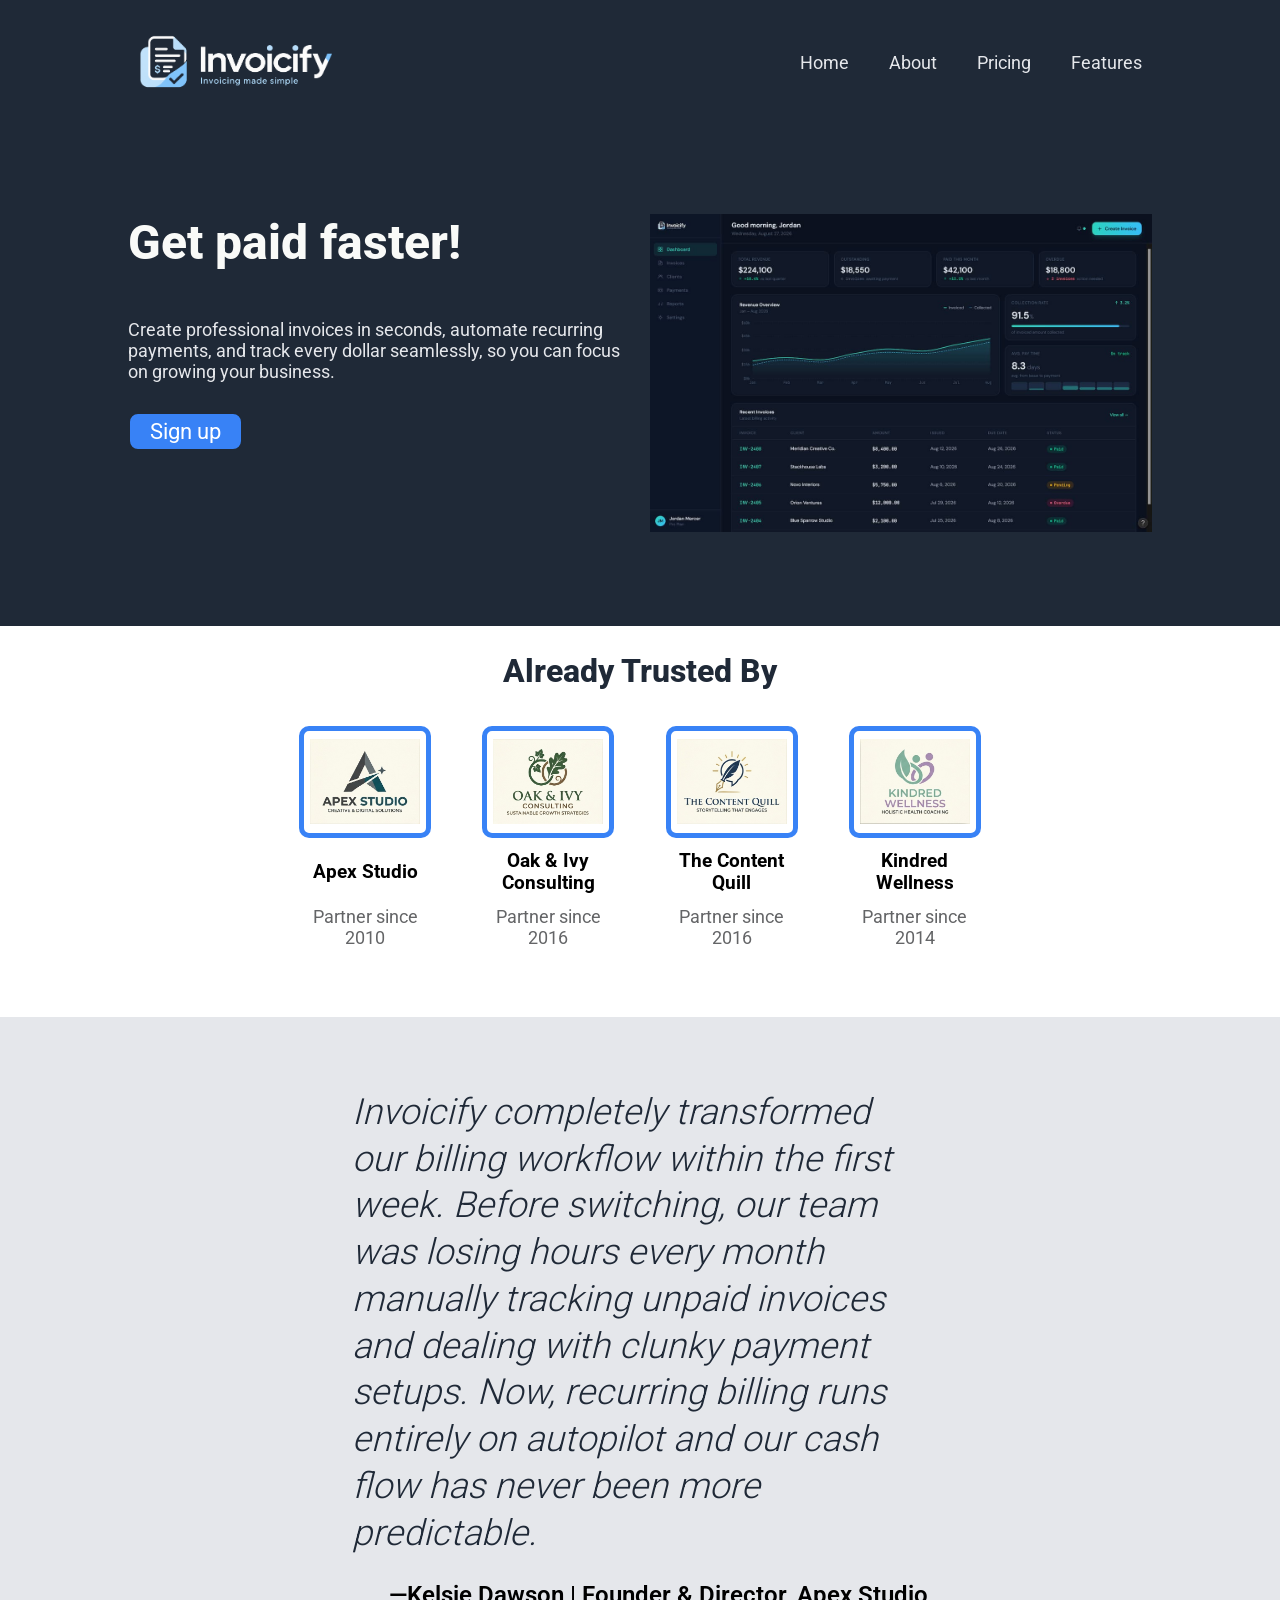
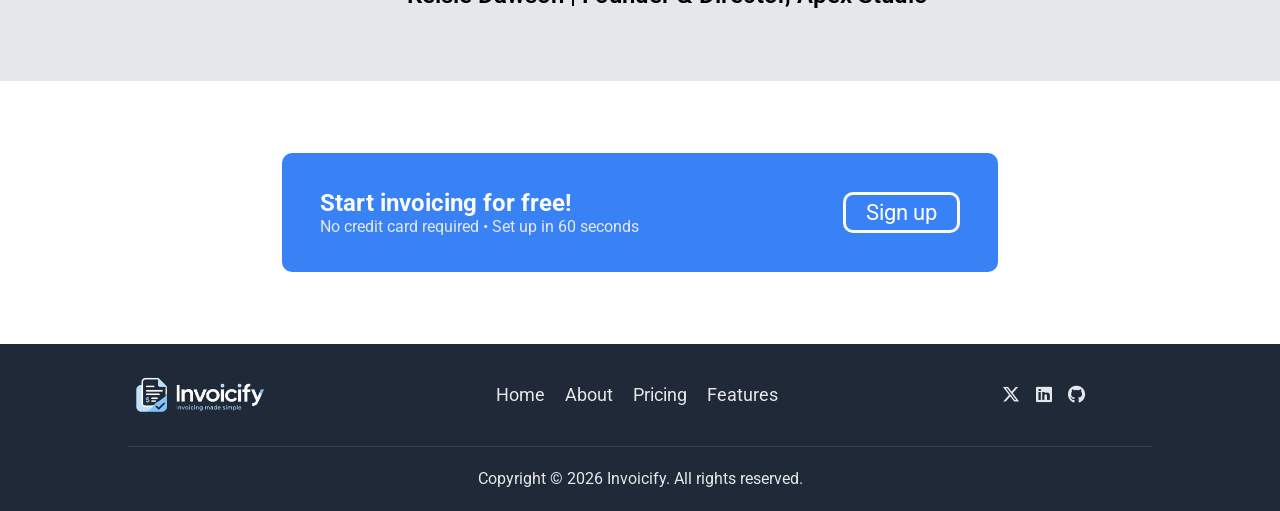
<file: index.html>
<!DOCTYPE html>
<html lang="en">

<head>
    <meta charset="UTF-8">
    <meta name="viewport" content="width=device-width, initial-scale=1.0">
    <title>Invoicify</title>
    <link rel="stylesheet" href="public/css/styles.css">
    <link rel="stylesheet" href="https://cdnjs.cloudflare.com/ajax/libs/font-awesome/6.5.2/css/all.min.css"
        crossorigin="anonymous" referrerpolicy="no-referrer">
</head>

<body>
    <header class="hero-background">
        <div class="header-container">
            <p class="logo">
                <a href="index.html">
                    <img src="public/images/logo.png" alt="Invoicify Logo" class="logo-img">
                </a>
            </p>
            <input class="side-menu" type="checkbox" id="side-menu" />
            <label class="hamb" for="side-menu">
                <i class="fa-solid fa-bars bars"></i>
                <i class="fa-solid fa-x close"></i>
            </label>
            <nav class="main-nav" aria-label="Navigation Bar">
                <ul class="menu">
                    <li><a href="index.html" class="header-link secondary-text">Home</a></li>
                    <li><a href="about.html" class="header-link secondary-text">About</a></li>
                    <li><a href="pricing.html" class="header-link secondary-text">Pricing</a></li>
                    <li><a href="features.html" class="header-link secondary-text">Features</a></li>
                </ul>
            </nav>
        </div>
    </header>
    <main>
        <section class="hero-container hero-background">
            <div class="hero">
                <section class="hero-heading">
                    <h1 class="hero-main-text">
                        Get paid faster!
                    </h1>
                    <p class="hero-secondary secondary-text">
                        Create professional invoices in seconds, automate recurring payments,
                        and track every dollar seamlessly, so you can focus on growing your business.
                    </p>
                    <button class="cta-button">
                        Sign up
                    </button>
                </section>
                <aside class="hero-image-container">
                    <picture class="hero-image">
                        <source srcset="public/images/invoicify_dashboard_desktop.jpg" media="(min-width: 1200px)">
                        <source srcset="public/images/invoicify_dashboard_tablet.jpg" media="(min-width: 500px)">
                        <img src="public/images/invoicify_dashboard_mobile.jpg" alt="Invoicify dashboard preview">
                    </picture>
                </aside>
            </div>
        </section>
        <section class="info">
            <h2 class="info-header">
                Already Trusted By
            </h2>
            <section class="info-cards">
                <div class="info-card-container">
                    <section class="info-card">
                        <div class="info-card-image">
                            <img src="public/images/company1.jpg" alt="Apex Studio logo">
                        </div>
                        <h3 class="info-card-company-name">
                            Apex Studio
                        </h3>
                        <p class="info-card-text">
                            Partner since 2010
                        </p>
                    </section>
                    <section class="info-card">
                        <div class="info-card-image">
                            <img src="public/images/company2.jpg" alt="Oak & Ivy Consulting logo">
                        </div>
                        <h3 class="info-card-company-name">
                            Oak & Ivy Consulting
                        </h3>
                        <p class="info-card-text">
                            Partner since 2016
                        </p>
                    </section>
                    <section class="info-card">
                        <div class="info-card-image">
                            <img src="public/images/company3.jpg" alt="The Content Quill logo">
                        </div>
                        <h3 class="info-card-company-name">
                            The Content Quill
                        </h3>
                        <p class="info-card-text">
                            Partner since 2016
                        </p>
                    </section>
                    <section class="info-card">
                        <div class="info-card-image">
                            <img src="public/images/company4.jpg" alt="Kindred Wellness logo">
                        </div>
                        <h3 class="info-card-company-name">
                            Kindred Wellness
                        </h3>
                        <p class="info-card-text">
                            Partner since 2014
                        </p>
                    </section>
                </div>
                </section>
            </section>
        <section class="quote">
            <div class="quote-container">
                <blockquote class="quote-text">
                    Invoicify completely transformed our billing workflow within the first week.
                    Before switching, our team was losing hours every month manually tracking unpaid 
                    invoices and dealing with clunky payment setups. 
                    Now, recurring billing runs entirely on autopilot
                    and our cash flow has never been more predictable.
                </blockquote>
                <p class="quote-author">
                    —Kelsie Dawson | Founder & Director, Apex Studio
                </p>
            </div>
        </section>
        <section class="cta">
            <section class="cta-field">
                <div class="cta-text">
                    <h2 class="cta-header">
                        Start invoicing for free!
                    </h2>
                    <p class="cta-secondary">
                        No credit card required • Set up in 60 seconds
                    </p>
                </div>
                <button class="cta-button cta-button-border">
                    Sign up
                </button>
            </section>
        </section>
    </main>
    <footer class="site-footer">
        <div class="footer-container">
            <div class="footer-top">
                <a href="index.html" class="footer-brand-link">
                    <img src="public/images/logo.png" alt="Invoicify Logo" class="footer-logo">
                </a>

                <nav class="footer-links" aria-label="Footer Navigation">
                    <a href="index.html" class="footer-link">Home</a>
                    <a href="about.html" class="footer-link">About</a>
                    <a href="pricing.html" class="footer-link">Pricing</a>
                    <a href="features.html" class="footer-link">Features</a>
                </nav>

                <div class="footer-socials">
                    <a href="#" aria-label="Twitter"><i class="fa-brands fa-x-twitter"></i></a>
                    <a href="#" aria-label="LinkedIn"><i class="fa-brands fa-linkedin"></i></a>
                    <a href="#" aria-label="GitHub"><i class="fa-brands fa-github"></i></a>
                </div>
            </div>

            <section class="copyright">
                <p class="copyright-text">
                    Copyright &copy; 2026 Invoicify. All rights reserved.
                </p>
            </section>
        </div>
    </footer>
</body>

</html>
</file>
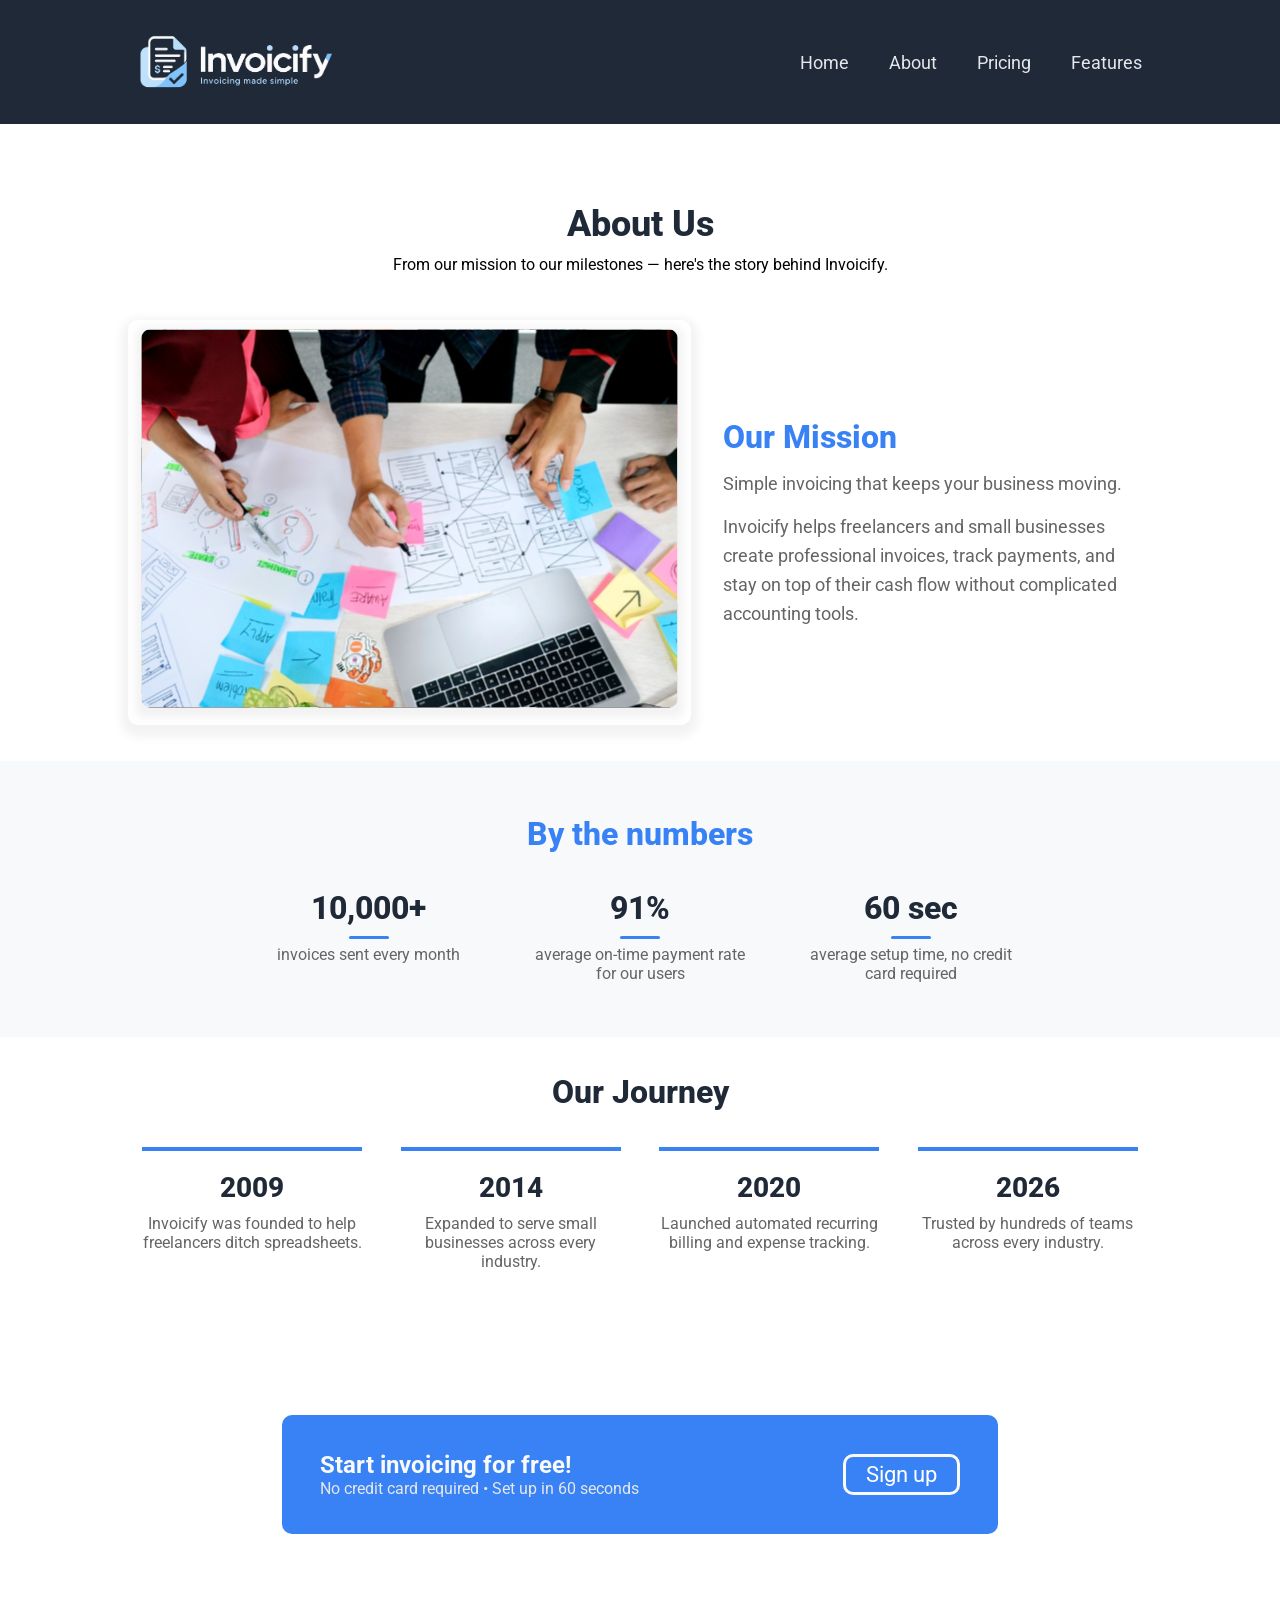
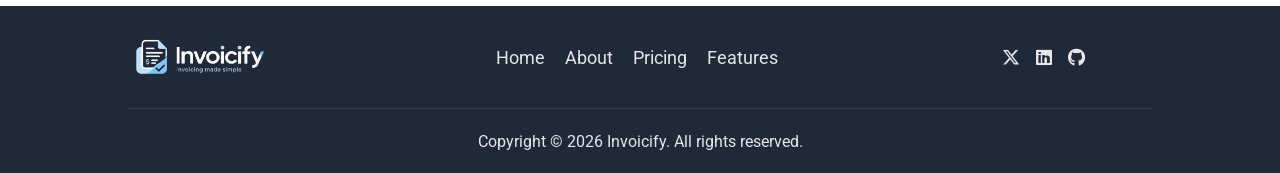
<file: about.html>
<!DOCTYPE html>
<html lang="en">

<head>
    <meta charset="UTF-8">
    <meta name="viewport" content="width=device-width, initial-scale=1.0">
    <title>About | Invoicify</title>
    <link rel="stylesheet" href="public/css/styles.css">
    <link rel="stylesheet" href="https://cdnjs.cloudflare.com/ajax/libs/font-awesome/6.5.2/css/all.min.css"
        crossorigin="anonymous" referrerpolicy="no-referrer">
</head>

<body>
    <header class="hero-background">
        <div class="header-container">
            <p class="logo">
                <a href="index.html">
                    <img src="public/images/logo.png" alt="Invoicify Logo" class="logo-img">
                </a>
            </p>
            <input class="side-menu" type="checkbox" id="side-menu" />
            <label class="hamb" for="side-menu">
                <i class="fa-solid fa-bars bars"></i>
                <i class="fa-solid fa-x close"></i>
            </label>
            <nav class="main-nav" aria-label="Navigation Bar">
                <ul class="menu">
                    <li><a href="index.html" class="header-link secondary-text">Home</a></li>
                    <li><a href="about.html" class="header-link secondary-text">About</a></li>
                    <li><a href="pricing.html" class="header-link secondary-text">Pricing</a></li>
                    <li><a href="features.html" class="header-link secondary-text">Features</a></li>
                </ul>
            </nav>
        </div>
    </header>

    <main>
        <header class="page-header-container">
            <h1 id="page-heading" class="page-header">About Us</h1>
            <p class="page-subheader secondary-dark-text">
                 From our mission to our milestones — here's the story behind Invoicify.
            </p>
        </header>

        <section class="about-content">
            <img class="about-img" src="public/images/about-illustration.svg"
                alt="Illustration representing invoice management">
            <div class="about-text">
                <h2 class="heading-text">
                    Our Mission
                </h2>
                <p class="subheading-text">
                    Simple invoicing that keeps your business moving.
                </p>
                <p class="description">
                    Invoicify helps freelancers and small businesses create professional
                    invoices, track payments, and stay on top of their cash flow
                    without complicated accounting tools.
                </p>
            </div>
        </section>
        <section class="about-stats-section">
            <h2 class="stats-header">By the numbers</h2>
            <ul class="about-stats">
                <li><strong>10,000+</strong> invoices sent every month</li>
                <li><strong>91%</strong> average on-time payment rate for our users</li>
                <li><strong>60 sec</strong> average setup time, no credit card required</li>
            </ul>
        </section>

        <section class="timeline">
            <h2 class="info-header">Our Journey</h2>
            <ul class="timeline-list">
                <li class="timeline-item">
                    <span class="timeline-year">2009</span>
                    <p class="timeline-text">Invoicify was founded to help freelancers ditch spreadsheets.</p>
                </li>
                <li class="timeline-item">
                    <span class="timeline-year">2014</span>
                    <p class="timeline-text">Expanded to serve small businesses across every industry.</p>
                </li>
                <li class="timeline-item">
                    <span class="timeline-year">2020</span>
                    <p class="timeline-text">Launched automated recurring billing and expense tracking.</p>
                </li>
                <li class="timeline-item">
                    <span class="timeline-year">2026</span>
                    <p class="timeline-text">Trusted by hundreds of teams across every industry.</p>
                </li>
            </ul>
        </section>

    

        <section class="cta">
            <section class="cta-field">
                <div class="cta-text">
                    <h2 class="cta-header">
                        Start invoicing for free!
                    </h2>
                    <p class="cta-secondary">
                        No credit card required • Set up in 60 seconds
                    </p>
                </div>
                <button class="cta-button cta-button-border">
                    Sign up
                </button>
            </section>
        </section>
    </main>

    <footer class="site-footer">
        <div class="footer-container">
            <div class="footer-top">
                <a href="index.html" class="footer-brand-link">
                    <img src="public/images/logo.png" alt="Invoicify Logo" class="footer-logo">
                </a>

                <nav class="footer-links" aria-label="Footer Navigation">
                    <a href="index.html" class="footer-link">Home</a>
                    <a href="about.html" class="footer-link">About</a>
                    <a href="pricing.html" class="footer-link">Pricing</a>
                    <a href="features.html" class="footer-link">Features</a>
                </nav>

                <div class="footer-socials">
                    <a href="#" aria-label="Twitter"><i class="fa-brands fa-x-twitter"></i></a>
                    <a href="#" aria-label="LinkedIn"><i class="fa-brands fa-linkedin"></i></a>
                    <a href="#" aria-label="GitHub"><i class="fa-brands fa-github"></i></a>
                </div>
            </div>

            <section class="copyright">
                <p class="copyright-text">
                    Copyright &copy; 2026 Invoicify. All rights reserved.
                </p>
            </section>
        </div>
    </footer>
</body>

</html>
</file>
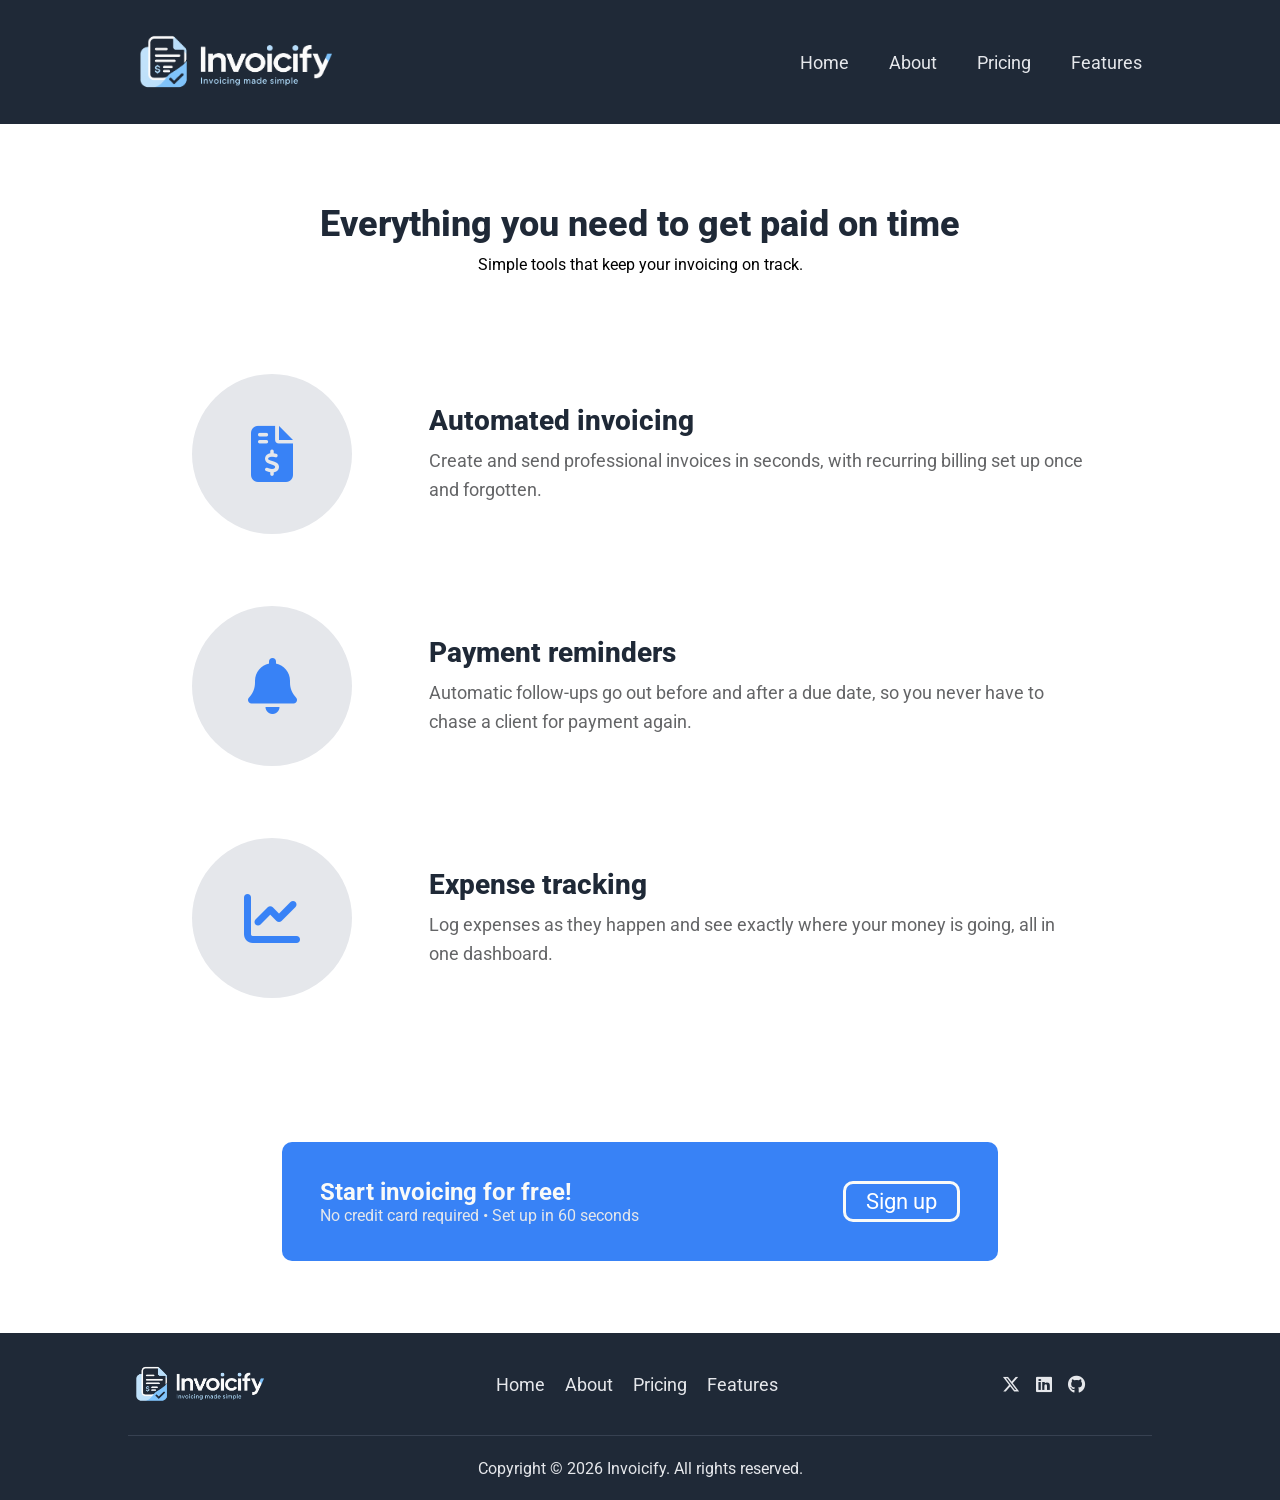
<file: features.html>
<!DOCTYPE html>
<html lang="en">

<head>
    <meta charset="UTF-8">
    <meta name="viewport" content="width=device-width, initial-scale=1.0">
    <title>Features | Invoicify</title>
    <link rel="stylesheet" href="public/css/styles.css">
    <link rel="stylesheet" href="https://cdnjs.cloudflare.com/ajax/libs/font-awesome/6.5.2/css/all.min.css"
        crossorigin="anonymous" referrerpolicy="no-referrer">
</head>

<body>
    <header class="hero-background">
        <div class="header-container">
            <p class="logo">
                <a href="index.html">
                    <img src="public/images/logo.png" alt="Invoicify Logo" class="logo-img">
                </a>
            </p>
            <input class="side-menu" type="checkbox" id="side-menu" />
            <label class="hamb" for="side-menu">
                <i class="fa-solid fa-bars bars"></i>
                <i class="fa-solid fa-x close"></i>
            </label>
            <nav class="main-nav" aria-label="Navigation Bar">
                <ul class="menu">
                    <li><a href="index.html" class="header-link secondary-text">Home</a></li>
                    <li><a href="about.html" class="header-link secondary-text">About</a></li>
                    <li><a href="pricing.html" class="header-link secondary-text">Pricing</a></li>
                    <li><a href="features.html" class="header-link secondary-text">Features</a></li>
                </ul>
            </nav>
        </div>
    </header>
    <main>
        <header class="page-header-container">
            <h1 id="page-heading" class="page-header">Everything you need to get paid on time</h1>
            <p class="page-subheader secondary-dark-text">
                Simple tools that keep your invoicing on track.
            </p>
        </header>
        <section class="feature-rows" aria-label="Feature list">
            <div class="feature-row">
                <div class="feature-icon-wrap">
                    <i class="fa-solid fa-file-invoice-dollar feature-icon"></i>
                </div>
                <div class="feature-copy">
                    <h3 class="feature-title">Automated invoicing</h3>
                    <p class="feature-text">
                        Create and send professional invoices in seconds, with recurring
                        billing set up once and forgotten.
                    </p>
                </div>
            </div>
            <div class="feature-row">
                <div class="feature-icon-wrap">
                    <i class="fa-solid fa-bell feature-icon"></i>
                </div>
                <div class="feature-copy">
                    <h3 class="feature-title">Payment reminders</h3>
                    <p class="feature-text">
                        Automatic follow-ups go out before and after a due date, so you
                        never have to chase a client for payment again.
                    </p>
                </div>
            </div>
            <div class="feature-row">
                <div class="feature-icon-wrap">
                    <i class="fa-solid fa-chart-line feature-icon"></i>
                </div>
                <div class="feature-copy">
                    <h3 class="feature-title">Expense tracking</h3>
                    <p class="feature-text">
                        Log expenses as they happen and see exactly where your money is
                        going, all in one dashboard.
                    </p>
                </div>
            </div>
        </section>
        <section class="cta">
            <section class="cta-field">
                <div class="cta-text">
                    <h2 class="cta-header">
                        Start invoicing for free!
                    </h2>
                    <p class="cta-secondary">
                        No credit card required • Set up in 60 seconds
                    </p>
                </div>
                <button class="cta-button cta-button-border">
                    Sign up
                </button>
            </section>
        </section>
    </main>

    <footer class="site-footer">
        <div class="footer-container">
            <div class="footer-top">
                <a href="index.html" class="footer-brand-link">
                    <img src="public/images/logo.png" alt="Invoicify Logo" class="footer-logo">
                </a>

                <nav class="footer-links" aria-label="Footer Navigation">
                    <a href="index.html" class="footer-link">Home</a>
                    <a href="about.html" class="footer-link">About</a>
                    <a href="pricing.html" class="footer-link">Pricing</a>
                    <a href="features.html" class="footer-link">Features</a>
                </nav>

                <div class="footer-socials">
                    <a href="#" aria-label="Twitter"><i class="fa-brands fa-x-twitter"></i></a>
                    <a href="#" aria-label="LinkedIn"><i class="fa-brands fa-linkedin"></i></a>
                    <a href="#" aria-label="GitHub"><i class="fa-brands fa-github"></i></a>
                </div>
            </div>

            <section class="copyright">
                <p class="copyright-text">
                    Copyright &copy; 2026 Invoicify. All rights reserved.
                </p>
            </section>
        </div>
    </footer>
</body>

</html>
</file>
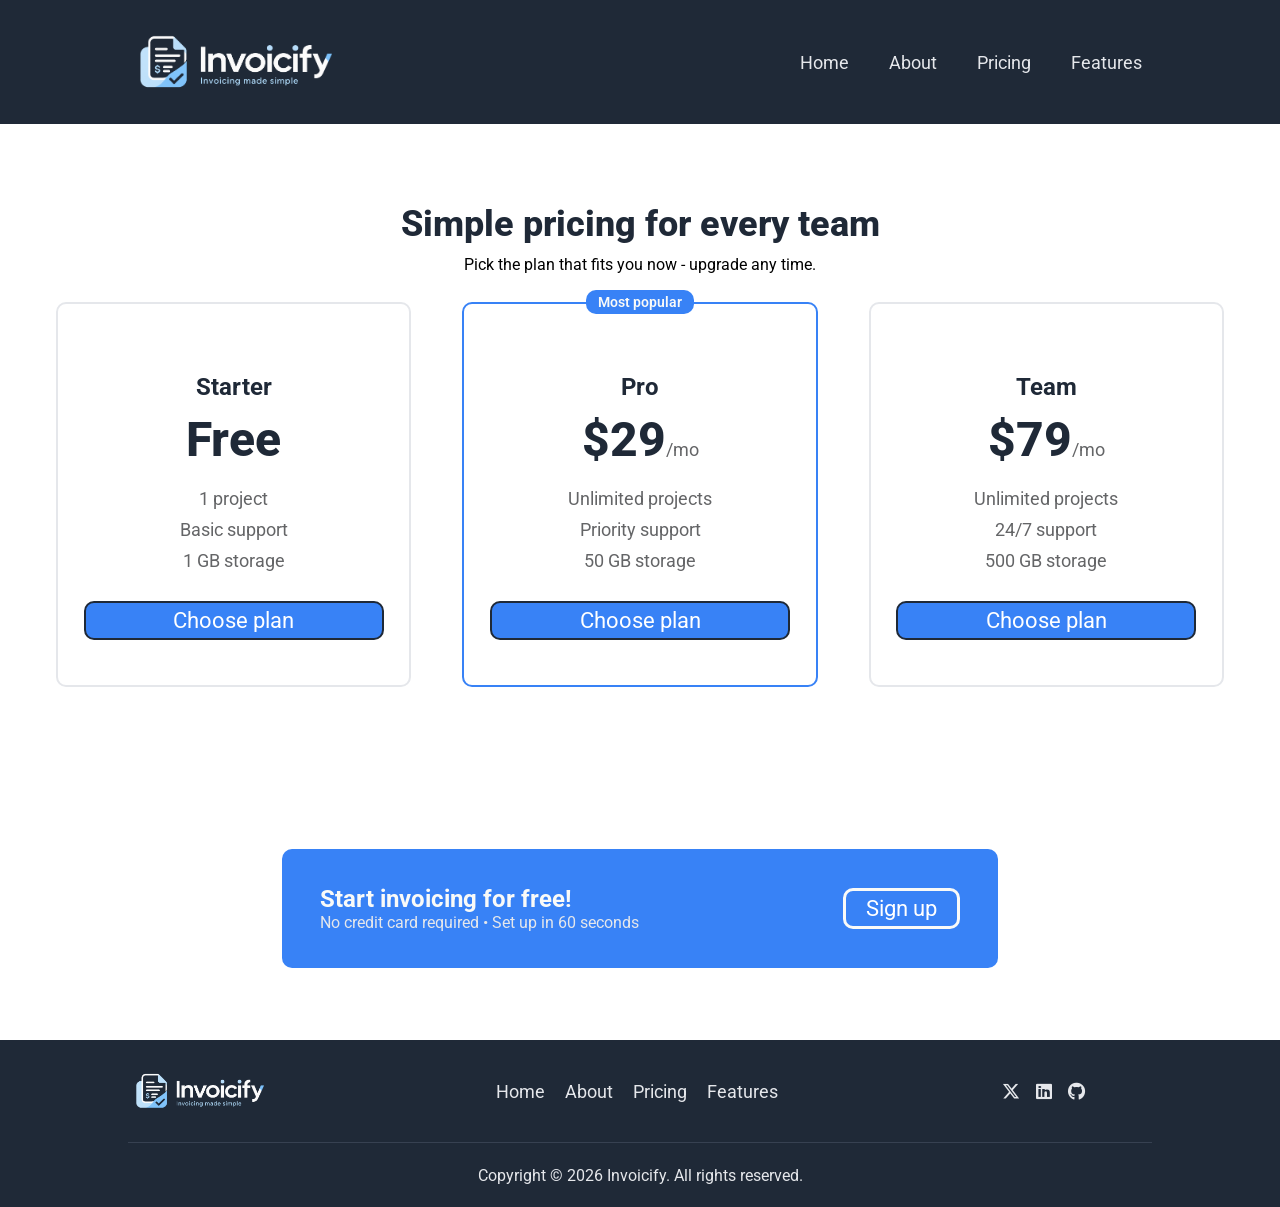
<file: pricing.html>
<!DOCTYPE html>
<html lang="en">

<head>
    <meta charset="UTF-8">
    <meta name="viewport" content="width=device-width, initial-scale=1.0">
    <title>Pricing | Invoicify</title>
    <link rel="stylesheet" href="public/css/styles.css">
    <link rel="stylesheet" href="https://cdnjs.cloudflare.com/ajax/libs/font-awesome/6.5.2/css/all.min.css"
        crossorigin="anonymous" referrerpolicy="no-referrer">
</head>

<body>
    <header class="hero-background">
        <div class="header-container">
            <p class="logo">
                <a href="index.html">
                    <img src="public/images/logo.png" alt="Invoicify Logo" class="logo-img">
                </a>
            </p>
            <input class="side-menu" type="checkbox" id="side-menu" />
            <label class="hamb" for="side-menu">
                <i class="fa-solid fa-bars bars"></i>
                <i class="fa-solid fa-x close"></i>
            </label>
            <nav class="main-nav" aria-label="Navigation Bar">
                <ul class="menu">
                    <li><a href="index.html" class="header-link secondary-text">Home</a></li>
                    <li><a href="about.html" class="header-link secondary-text">About</a></li>
                    <li><a href="pricing.html" class="header-link secondary-text">Pricing</a></li>
                    <li><a href="features.html" class="header-link secondary-text">Features</a></li>
                </ul>
            </nav>
        </div>
    </header>
    <main>
        <header class="page-header-container">
            <h1 id="page-heading" class="page-header">
                Simple pricing for every team
            </h1>
            <p class="page-subheader secondary-dark-text">
                Pick the plan that fits you now - upgrade any time.
            </p>
        </header>
        <section class="card-container" aria-labelledby="pricing-heading">
            <ul class="card-list">
                <li class="card">
                    <h3 class="card-name">Starter</h3>
                    <p class="pricing-card-price">Free</p>
                    <ul class="card-features">
                        <li>1 project</li>
                        <li>Basic support</li>
                        <li>1 GB storage</li>
                    </ul>
                    <button class="cta-button pricing-card-button">
                        Choose plan
                    </button>
                </li>
                <li class="card pricing-card-featured">
                    <p class="pricing-card-badge">Most popular</p>
                    <h3 class="card-name">Pro</h3>
                    <p class="pricing-card-price">$29<span class="pricing-card-period">/mo</span></p>
                    <ul class="card-features">
                        <li>Unlimited projects</li>
                        <li>Priority support</li>
                        <li>50 GB storage</li>
                    </ul>
                    <button class="cta-button pricing-card-button">
                        Choose plan
                    </button>
                </li>
                <li class="card">
                    <h3 class="card-name">Team</h3>
                    <p class="pricing-card-price">$79<span class="pricing-card-period">/mo</span></p>
                    <ul class="card-features">
                        <li>Unlimited projects</li>
                        <li>24/7 support</li>
                        <li>500 GB storage</li>
                    </ul>
                    <button class="cta-button pricing-card-button">
                        Choose plan
                    </button>
                </li>
            </ul>
        </section>
        <section class="cta">
            <section class="cta-field">
                <div class="cta-text">
                    <h2 class="cta-header">
                        Start invoicing for free!
                    </h2>
                    <p class="cta-secondary">
                        No credit card required • Set up in 60 seconds
                    </p>
                </div>
                <button class="cta-button cta-button-border">
                    Sign up
                </button>
            </section>
        </section>
    </main>
    <footer class="site-footer">
        <div class="footer-container">
            <div class="footer-top">
                <a href="index.html" class="footer-brand-link">
                    <img src="public/images/logo.png" alt="Invoicify Logo" class="footer-logo">
                </a>

                <nav class="footer-links" aria-label="Footer Navigation">
                    <a href="index.html" class="footer-link">Home</a>
                    <a href="about.html" class="footer-link">About</a>
                    <a href="pricing.html" class="footer-link">Pricing</a>
                    <a href="features.html" class="footer-link">Features</a>
                </nav>

                <div class="footer-socials">
                    <a href="#" aria-label="Twitter"><i class="fa-brands fa-x-twitter"></i></a>
                    <a href="#" aria-label="LinkedIn"><i class="fa-brands fa-linkedin"></i></a>
                    <a href="#" aria-label="GitHub"><i class="fa-brands fa-github"></i></a>
                </div>
            </div>

            <section class="copyright">
                <p class="copyright-text">
                    Copyright &copy; 2026 Invoicify. All rights reserved.
                </p>
            </section>
        </div>
    </footer>
</body>

</html>
</file>
<file: public/css/styles.css>
@font-face {
    font-family: 'Roboto';
    src: url("../fonts/Roboto-VariableFont_wdth_wght.ttf") format("truetype");
    font-weight: 125 950;
    font-style: normal;
}

* {
    font-family: 'Roboto', sans-serif;
}

body {
    margin: 0;
}

header {
    display: flex;
    justify-content: center;
    padding-top: 10px;
    padding-bottom: 10px;
}

.header-container {
    width: 80vw;
    display: flex;
    justify-content: space-between;
    align-items: center;
}

.logo {
    display: flex;
    align-items: center;
}

.logo-img {
    height: 72px;
    width: auto;
    display: block;
}

.header-link {
    text-decoration: none;
    padding: 5px 10px;
}

.header-link:hover {
    background-color: #3882F6;
    border-radius: 10px;
    transition: background-color 200ms linear;
}

.secondary-text {
    font-size: 18px;
    color: #E5E7EB;
}

ul.menu {
    display: flex;
    gap: 20px;
    list-style: none;
    margin: 0;
    padding: 0;
}

.hamb {
    cursor: pointer;
    margin-left: auto;
    display: none;
    font-size: 15px;
    color: #E5E7EB;
}

.side-menu {
    display: none;
}

.main-nav {
    display: flex;
    gap: 20px;
}

.hero-background {
    background: #1F2937;
}

.hero {
    width: 80vw;
    padding-top: 10vh;
    padding-bottom: 10vh;
    display: flex;
    justify-content: space-between;
    gap: 20px;
}

.hero-secondary {
    margin-bottom: 30px;
}

.hero>* {
    flex: 1;
}

.hero-main-text {
    font-size: 48px;
    font-weight: 800;
    color: #F9FAF8;
    margin-top: 0;
}

.hero-container {
    display: flex;
    justify-content: center;
}

.hero-image-container {
    display: flex;
    justify-content: flex-end;
}

img {
    max-width: 100%;
}

.cta-button {
    color: white;
    background-color: #3882F6;
    /* width: 150px; */
    padding: 5px 20px 5px 20px;
    border: 2px solid #1F2937;
    border-radius: 10px;
    font-size: 22px;
}

.cta-button:hover {
    background-color: #38e3f6;
    transition: background-color 200ms linear;
}

.info {
    margin: 2vw auto 4vw auto;
}

.info-header {
    margin-top: 0;
    margin-bottom: 4vh;
    font-size: 32px;
    font-weight: 800;
    color: #1F2937;
    text-align: center;
}

.info-cards {
    display: flex;
    justify-content: center;
}

.info-card-container {
    flex-basis: 45vw;
    display: flex;
    gap: 4vw;
}

.info-card {
    display: flex;
    flex-direction: column;
    align-items: center;
    flex: 0 1 auto;
}

.info-card-image {
    border: 5px solid #3882F6;
    border-radius: 10px;
    padding: 6px;
    width: 110px;
    height: 90px;
    display: flex;
    align-items: center;
    justify-content: center;
    overflow: hidden;
}

.info-card-image img {
    width: 100%;
    height: 100%;
    object-fit: contain;
}

.info-card-company-name {
    margin: 10px auto 10px auto;
    text-align: center;
    min-height: 48px;
    display: flex;
    align-items: center;
    justify-content: center;
}

.info-card-text {
    text-wrap: wrap;
    text-align: center;
    font-size: 18px;
    color: #646567;
    margin-top: 0;
}

.quote {
    background-color: #E5E7EB;
    padding: 8vh 0 8vh 0;
    display: flex;
    justify-content: center;
}

.quote-container {
    width: 45vw;
}

.quote-text {
    font-size: 36px;
    font-weight: 300;
    font-style: italic;
    color: #1F2937;
    line-height: 1.3;
    margin: 0 auto 0 auto;
}

.quote-author {
    text-align: right;
    font-weight: 600;
    font-size: 24px;
    margin-bottom: 0;
}

/* Footer */
.copyright {
    padding: 2.5vh 0 2.5vh 0;
    background-color: #1F2937;
}

.copyright-text {
    margin: 0;
    font-size: 16px;
    color: #E5E7EB;
    text-align: center;
}

.site-footer {
    background-color: #1F2937;
}

.footer-container {
    width: 80vw;
    margin: 0 auto;
}

.footer-top {
    display: flex;
    justify-content: space-between;
    align-items: center;
    padding: 3vh 0 3vh 0;
    border-bottom: 1px solid #374151;
    flex-wrap: wrap;
    gap: 20px;
}

.footer-brand-link {
    display: flex;
    align-items: center;
    text-decoration: none;
}

.footer-logo {
    height: 48px;
    width: auto;
    flex-basis: 150px;
}

.footer-links {
    display: flex;
    gap: 20px;
}

.footer-link {
    color: #E5E7EB;
    text-decoration: none;
    font-size: 18px;
}

.footer-link:hover {
    color: #F9FAF8;
}

.footer-socials {
    display: flex;
    gap: 16px;
    flex-basis: 150px;
}

.footer-socials a {
    color: #E5E7EB;
    font-size: 18px;
    text-decoration: none;
}

.footer-socials a:hover {
    color: #3882F6;
}

.card-container {
    display: flex;
    flex-direction: column;
    align-items: center;
    padding: 0 0 10vh 0;
    overflow: visible;
}

.page-header-container {
    display: flex;
    flex-direction: column;
    margin-top: 5vh;
}

.page-subheader {
    text-align: center;
    margin-top: 0;
    margin-bottom: 2vh;
}

.page-header {
    font-size: 36px;
    font-weight: 800;
    color: #1F2937;
    text-align: center;
    margin-bottom: 10px;
}

.card-list {
    width: 92vw;
    display: flex;
    justify-content: center;
    gap: 4vw;
    flex-wrap: wrap;
    list-style: none;
    padding: 0;
    margin: 0;
}

.card {
    flex: 1 1 250px;
    max-width: 300px;
    display: flex;
    flex-direction: column;
    align-items: center;
    padding: 5vh 2vw 5vh 2vw;
    border: 2px solid #E5E7EB;
    border-radius: 10px;
    text-align: center;
    position: relative;
    transition: transform 250ms ease, box-shadow 250ms ease;
}

.card:hover {
    transform: scale(1.08);
    z-index: 5;
    box-shadow: 0 20px 40px rgba(0, 0, 0, 0.15);
}

.pricing-card-featured {
    border: 2px solid #3882F6;
}

.pricing-card-badge {
    position: absolute;
    top: -14px;
    background-color: #3882F6;
    color: #F9FAF8;
    font-size: 14px;
    font-weight: 600;
    padding: 4px 12px 4px 12px;
    border-radius: 10px;
    margin: 0;
}

.card-name {
    font-size: 24px;
    color: #1F2937;
    margin-bottom: 0;
}

.pricing-card-price {
    font-size: 48px;
    font-weight: 800;
    color: #1F2937;
    margin: 10px 0 20px 0;
}

.pricing-card-period {
    font-size: 18px;
    font-weight: 400;
    color: #646567;
}

.card-features {
    list-style: none;
    padding: 0;
    margin: 0 0 30px 0;
    color: #646567;
    font-size: 18px;
    display: flex;
    flex-direction: column;
    gap: 10px;
}

.pricing-card-button {
    width: 100%;
    box-sizing: border-box;
}


.cta {
    display: flex;
    justify-content: center;
    margin: 8vh auto 8vh auto;
}

.cta-field {
    width: 50vw;
    background-color: #3882F6;
    display: flex;
    justify-content: space-between;
    align-items: center;
    padding: 4vh 3vw 4vh 3vw;
    gap: 10px;
    border-radius: 10px;
}

.cta-header {
    color: #F9FAF8;
    margin: 0;
}

.cta-secondary {
    color: #E5E7EB;
    margin: 0;
}

.cta-button-border {
    border: #F9FAF8 solid 3px;
}

.about-img {
    color: black;
    width: 55%;
    height: auto;
    box-shadow: rgba(0, 0, 0, 0.05) 0px 5px 10px 7px;
    border-radius: 10px;
}

.about-content {
    width: 80vw;
    margin: 0 auto;
    padding: 2vh 0 4vh 0;
    box-sizing: border-box;
    display: flex;
    align-items: center;
    gap: 2rem;
    justify-content: flex-start;
}

.about-text {
    flex: 1;
}

.about-text .heading-text {
    color: #3882F6;
    font-size: 32px;
    font-weight: 800;
    line-height: 1.3;
    margin: 0 0 12px 0;
}

.about-text .subheading-text {
    color: #646567;
    font-size: 18px;
    font-weight: 400;
    line-height: 1.5;
    margin: 0 0 16px 0;
}

.about-text .description {
    font-size: 18px;
    color: #646567;
    line-height: 1.6;
    margin: 0;
}

.about-stats-section {
    width: 100%;
    background-color: #F8F9FA;
    padding: 6vh 0;
    text-align: center;
    box-sizing: border-box;
}

.stats-header {
    width: 80vw;
    margin: 0 auto 4vh auto;
    font-size: 32px;
    font-weight: 800;
    color: #3882F6;
}

.about-stats {
    list-style: none;
    padding: 0;
    width: 80vw;
    margin: 0 auto;
    display: flex;
    justify-content: center;
    gap: 4vw;
    flex-wrap: wrap;
    font-size: 16px;
    color: #646567;
}

.about-stats li {
    flex: 1 1 200px;
    max-width: 220px;
}

.about-stats strong {
    display: block;
    font-size: 32px;
    color: #1F2937;
    font-weight: 800;
    margin-bottom: 6px;
    position: relative;
    padding-bottom: 12px;
}

.about-stats strong::after {
    content: '';
    position: absolute;
    bottom: 0;
    left: 50%;
    transform: translateX(-50%);
    width: 40px;
    height: 3px;
    background-color: #3882F6;
    border-radius: 2px;
}

.timeline {
    width: 80vw;
    margin: 0 auto;
    padding: 4vh 0 8vh 0;
    text-align: center;
}

.timeline-list {
    list-style: none;
    display: flex;
    justify-content: center;
    gap: 3vw;
    width: 80vw;
    margin: 0 auto;
    padding: 0;
}

.timeline-item {
    flex: 1 1 200px;
    max-width: 220px;
    display: flex;
    flex-direction: column;
    align-items: center;
    text-align: center;
    border-top: 4px solid #3882F6;
    padding-top: 20px;
}

.timeline-year {
    font-size: 28px;
    font-weight: 800;
    color: #1F2937;
    margin-bottom: 10px;
}

.timeline-text {
    font-size: 16px;
    color: #646567;
    margin: 0;
}

/* Features page */

.feature-rows {
    width: 70vw;
    margin: 0 auto;
    padding: 8vh 0;
    display: flex;
    flex-direction: column;
    gap: 8vh;
}

.feature-row {
    display: flex;
    align-items: center;
    gap: 6vw;
}

.feature-row-reverse {
    flex-direction: row-reverse;
}

.feature-icon-wrap {
    flex: 0 0 160px;
    height: 160px;
    border-radius: 50%;
    background-color: #E5E7EB;
    display: flex;
    align-items: center;
    justify-content: center;
}

.feature-icon {
    font-size: 56px;
    color: #3882F6;
}

.feature-copy {
    flex: 1;
}

.feature-title {
    font-size: 28px;
    font-weight: 800;
    color: #1F2937;
    margin: 0 0 10px 0;
}

.feature-text {
    font-size: 18px;
    color: #646567;
    line-height: 1.6;
    margin: 0;
}

/* Tablet & mobile (max-width: 767px)*/
@media (max-width: 767px) {
    .info-card {
        flex-basis: 34%;
    }

    .timeline {
        padding-bottom: 0;
    }

    .timeline-list {
        padding-top: 50px;
        flex-direction: column;
        max-width: 90vw;
        gap: 4vh;
        align-items: center;
    }

    .info-card-container {
        flex-basis: 65vw;
        flex-wrap: wrap;
        justify-content: center;
    }

    .quote-container {
        width: 85vw;
    }

    .quote-text {
        font-size: 24px;
    }

    .quote-author {
        font-size: 18px;
    }

    .footer-top {
        flex-direction: column;
        text-align: center;
    }

    .footer-links {
        flex-wrap: wrap;
        justify-content: center;
    }

    .header-container {
        position: relative;
        align-items: center;
        padding-inline: 1rem;
    }

    .main-nav {
        box-sizing: border-box;
        display: none;
        width: 100%;
        padding: 1rem;
        position: absolute;
        z-index: 1000;
        background-color: #1F2937;
        left: 0;
        top: 100%;
    }

    .logo,
    .hamb {
        position: relative;
        z-index: 1001;
    }

    .menu {
        flex-direction: column;
        gap: 0.75rem;
    }

    .hamb .close {
        display: none;
    }

    .hamb {
        display: inline;
    }

    .side-menu:checked~.main-nav {
        display: block;
    }

    .side-menu:checked~.hamb .bars {
        display: none;
    }

    .side-menu:checked~.hamb .close {
        display: inline;
    }

    .hero {
        flex-direction: column;
        padding-top: 3vh;
    }

    .hero-heading {
        padding-bottom: 20px;
    }

    .hero-image-container {
        justify-content: center;
        width: 80vw;
    }

    .hero-image {
        width: 80vw;
    }

    .hero-image > img {
        width: 100%;
    }

    .cta-field {
        width: 80%;
        flex-direction: column;
        text-align: center;
        align-items: center;
    }

    .about-content {
        flex-direction: column;
        align-items: center;
    }

    .about-text {
        display: flex;
        flex-direction: column;
        justify-content: center;
        align-items: center;
        text-align: center;
    }

    .about-img {
        width: 90%;
    }

    .card-list {
        flex-direction: column;
        align-items: center;
    }

    .card {
        width: 65vw;
        max-width: none;
    }

    .feature-rows {
        width: 90vw;
    }

    .feature-row,
    .feature-row-reverse {
        flex-direction: column;
        text-align: center;
        gap: 3vh;
    }

    .feature-icon-wrap {
        flex: 0 0 auto;
        width: 120px;
        height: 120px;
    }

    .feature-icon {
        font-size: 44px;
    }
}

/* Small mobile (max-width: 499px) */

@media (max-width: 499px) {
    .info-card {
        flex-basis: 51%;
    }

    .info-card-image {
        padding: 10px;
    }
}
</file>
